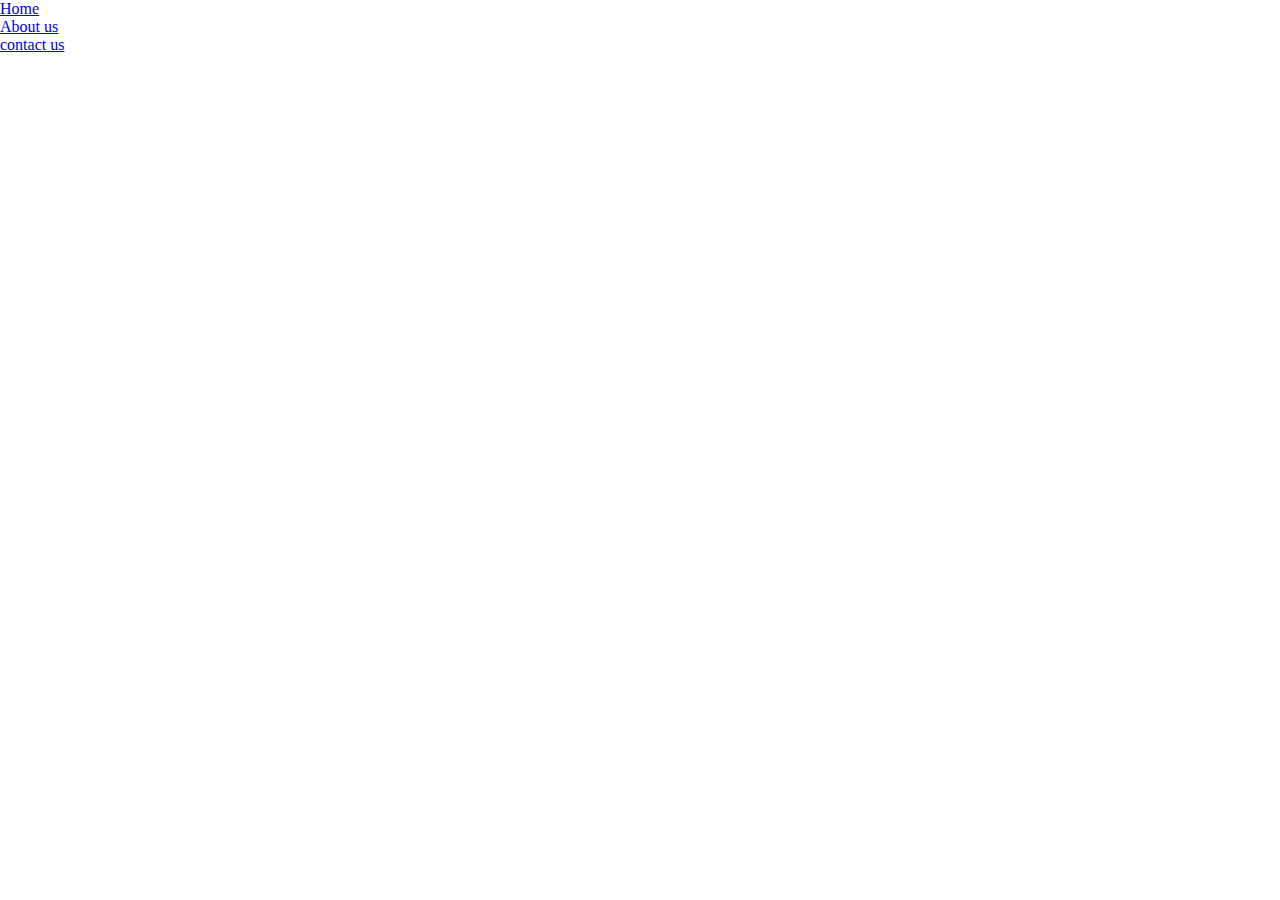
<file: KEM/index.html>
<!DOCTYPE html>
<html lang="en">
<head>
    <link rel="stylesheet" href="style.css">
    <meta charset="UTF-8">
    <meta name="viewport" content="width=device-width, initial-scale=1.0">
    <title>Document</title>
</head>
<body>
    <header>
        <div>
            <ul>
                <li><a href="home.html">Home</a></li>
                <li><a href="about.html">About us</a></li>
                <li><a href="contact.html">contact us</a></li>
        
                </li>
            </ul>
        </div>
    </header>
</body>
</html>
</file>
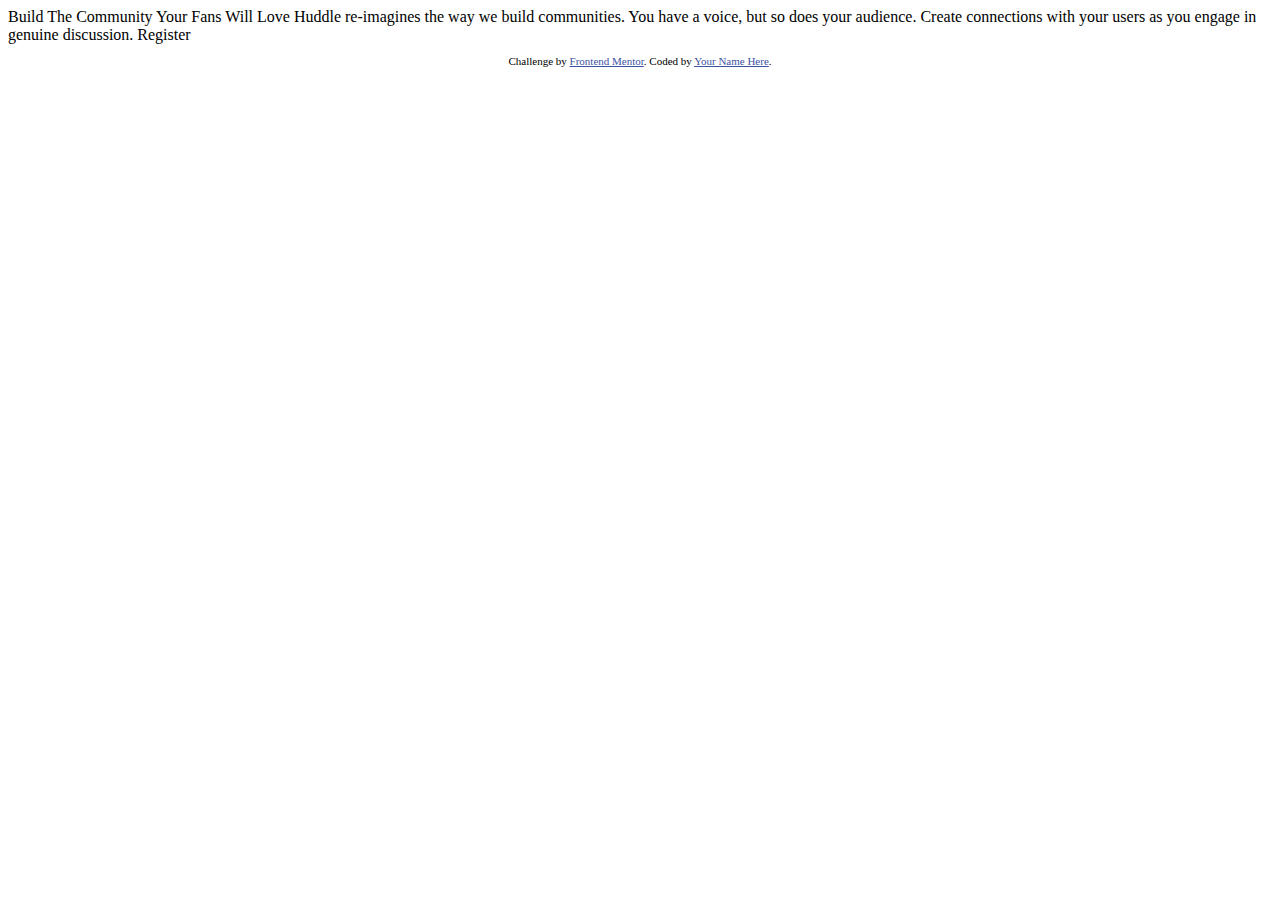
<file: huddle-landing-page-with-single-introductory-section-master/huddle-landing-page-with-single-introductory-section-master/index.html>
<!DOCTYPE html>
<html lang="en">
<head>
  <meta charset="UTF-8">
  <meta name="viewport" content="width=device-width, initial-scale=1.0"> <!-- displays site properly based on user's device -->

  <link rel="icon" type="image/png" sizes="32x32" href="./images/favicon-32x32.png">
  
  <title>Frontend Mentor | Huddle landing page with single introductory section</title>

  <!-- Feel free to remove these styles or customise in your own stylesheet 👍 -->
  <style>
    .attribution { font-size: 11px; text-align: center; }
    .attribution a { color: hsl(228, 45%, 44%); }
  </style>
</head>
<body>

  Build The Community Your Fans Will Love

  Huddle re-imagines the way we build communities. You have a voice, but so does your audience. 
  Create connections with your users as you engage in genuine discussion. 

  Register

  <footer>
    <p class="attribution">
      Challenge by <a href="https://www.frontendmentor.io?ref=challenge" target="_blank">Frontend Mentor</a>. 
      Coded by <a href="#">Your Name Here</a>.
    </p>
  </footer>
</body>
</html>
</file>
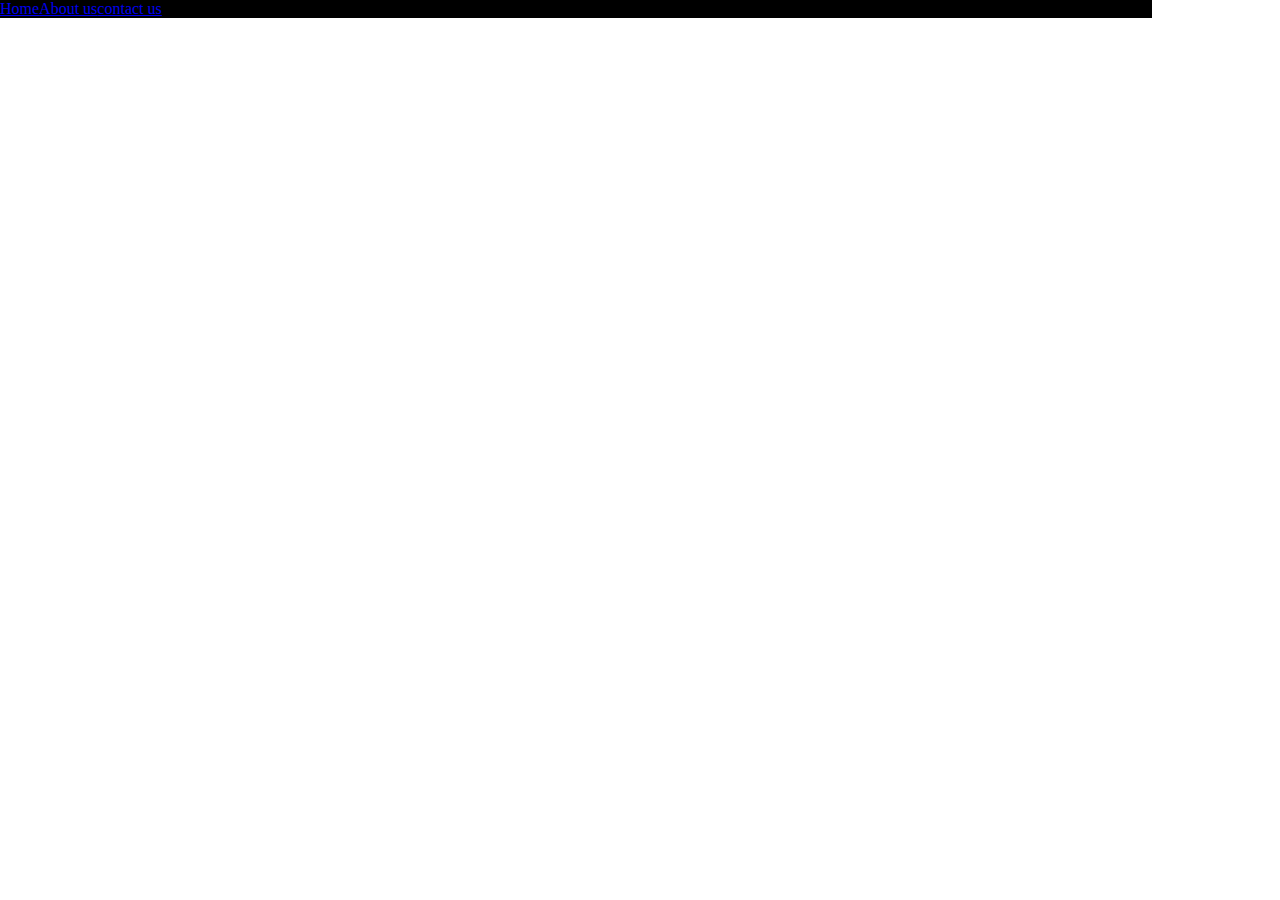
<file: KEM/kem front end/index.html>
<!DOCTYPE html>
<html lang="en">
<head>
    <link rel="stylesheet" href="style.css">
    <meta charset="UTF-8">
    <meta name="viewport" content="width=device-width, initial-scale=1.0">
    <title>Document</title>
</head>
<body>
    <header>
        <div>
            <ul>
                <li><a href="home.html">Home</a></li>
                <li><a href="about.html">About us</a></li>
                <li><a href="contact.html">contact us</a></li>
        
    
            </ul>
        </div>
    </header>
</body>
</html>
</file>
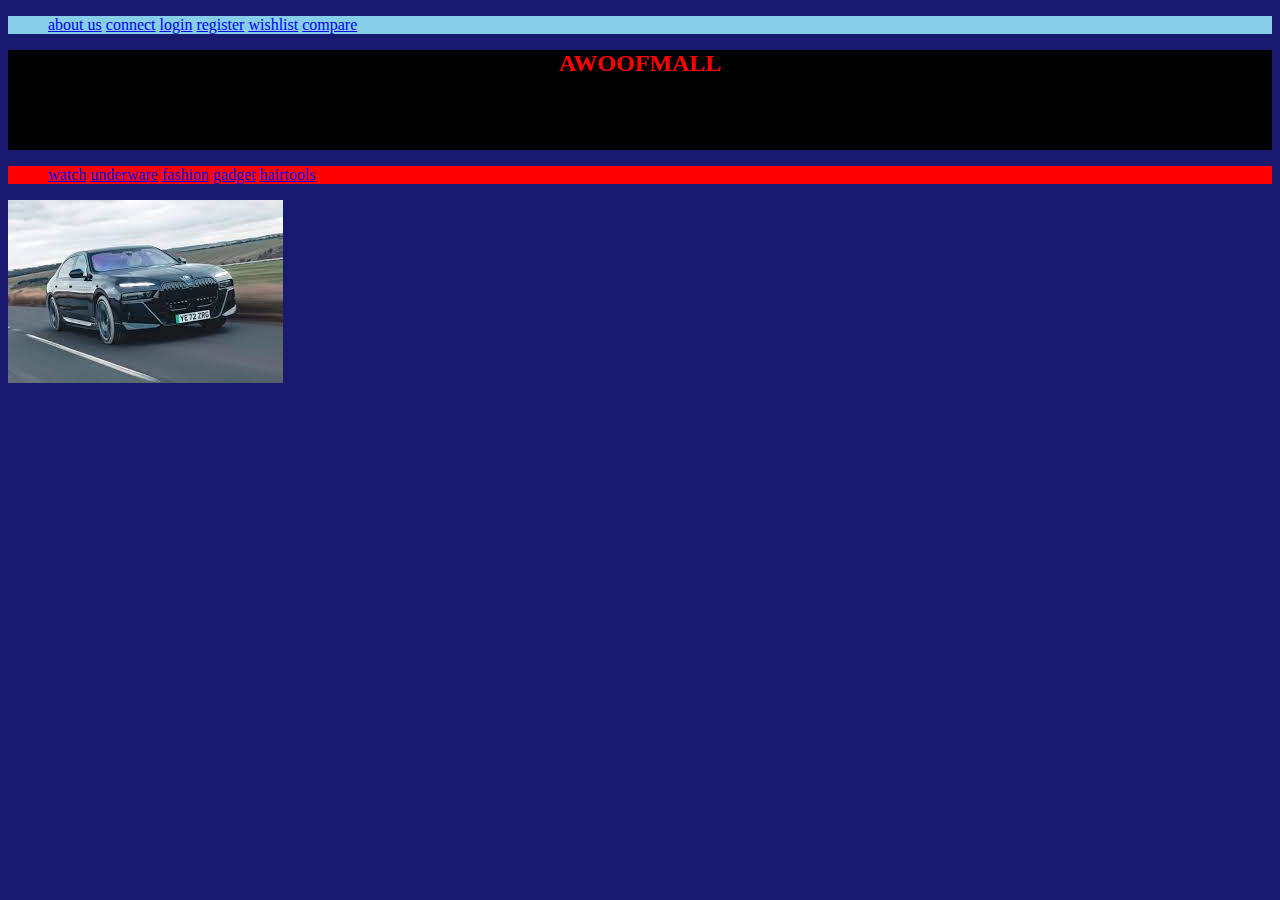
<file: MY PRACTICAL SECTION/Front end practice/index.html>
<!DOCTYPE html>
<html lang="en">
  <head>
    <!-- this link is to link my css and html -->
    <link rel="stylesheet" href="index.css" />
    <meta charset="UTF-8" />
    <meta name="viewport" content="width=device-width, initial-scale=1.0" />
    <title>index</title>
  </head>
  <body>
    <header>
     <ol>
        <a href="about us.html">about us</a>
        <a href="connect.html">connect</a>
        <a href="login.html">login</a>
        <a href="register.html">register</a>
        <a href="wishlist.html">wishlist</a>
        <a href="compare.html">compare</a>
     </ol>
    </header>

    <h2>AWOOFMALL</h2>
<section>
    <ol>
        <a href="watch.html">watch</a>
        <a href="underware.html">underware</a>
        <a href="fashion.html">fashion</a>
        <a href="gadget.html">gadget</a>
        <a href="hairtools.html">hairtools</a>
        </ol>
</section>

    <img src="my image.jpg" alt="">

  </body>
</html>

<!-- my css code price staat from here -->
</file>
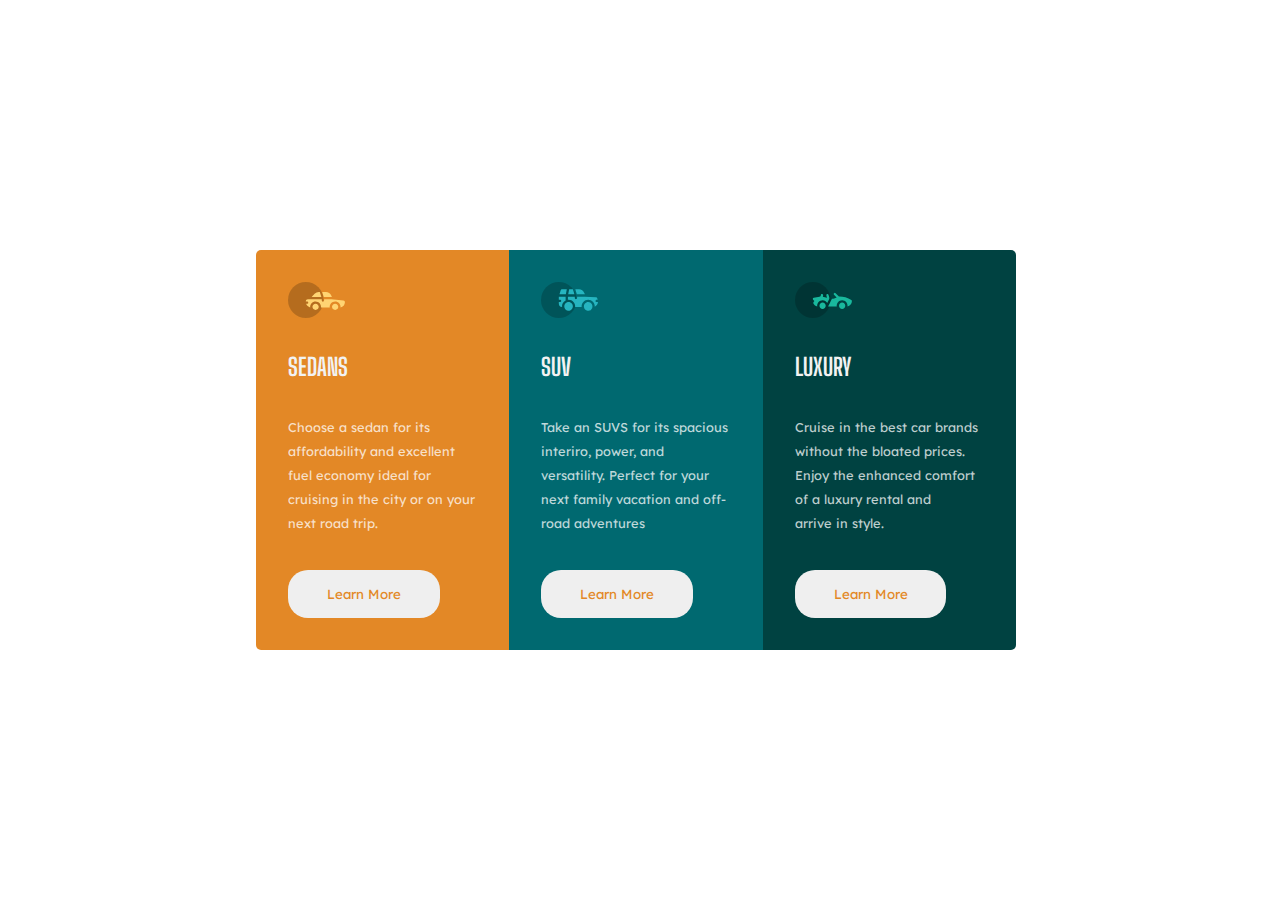
<file: MY PRACTICAL SECTION/project 2/index.html>
<!DOCTYPE html>
<html lang="en">
<head>
    <meta charset="UTF-8">
    <meta name="viewport" content="width=device-width, initial-scale=1.0">
    <link rel="stylesheet" href="style.css">
    <title>3-column-preview-card-component</title>
</head>
<body>
    <main>
        <section>
            <div class="cards card-1">
                <img src="asset/icon-sedans.svg" alt="sedans-pic">
                <h2>SEDANS</h2>
                <p>Choose a sedan for its affordability and excellent fuel economy ideal for cruising in the city or on your next road trip.</p>
                <button>Learn More</button>
            </div>

            <div class="cards card-2">
                <img src="asset/icon-suvs.svg" alt="">
                <h2>SUV</h2>
                <p>Take an SUVS for its spacious interiro, power, and versatility. Perfect for your next family vacation and off-road adventures</p>
                <button>Learn More</button>
            </div>

            <div class="cards card-3">
               <img src="asset/icon-luxury.svg" alt="">
                <h2>LUXURY</h2>
                <p>Cruise in the best car brands without the bloated prices. Enjoy the enhanced comfort of a luxury rental and arrive in style.</p>
                <button>Learn More</button>
            </div>

        </section>
        </main>
    
    
</body>
</html>
</file>
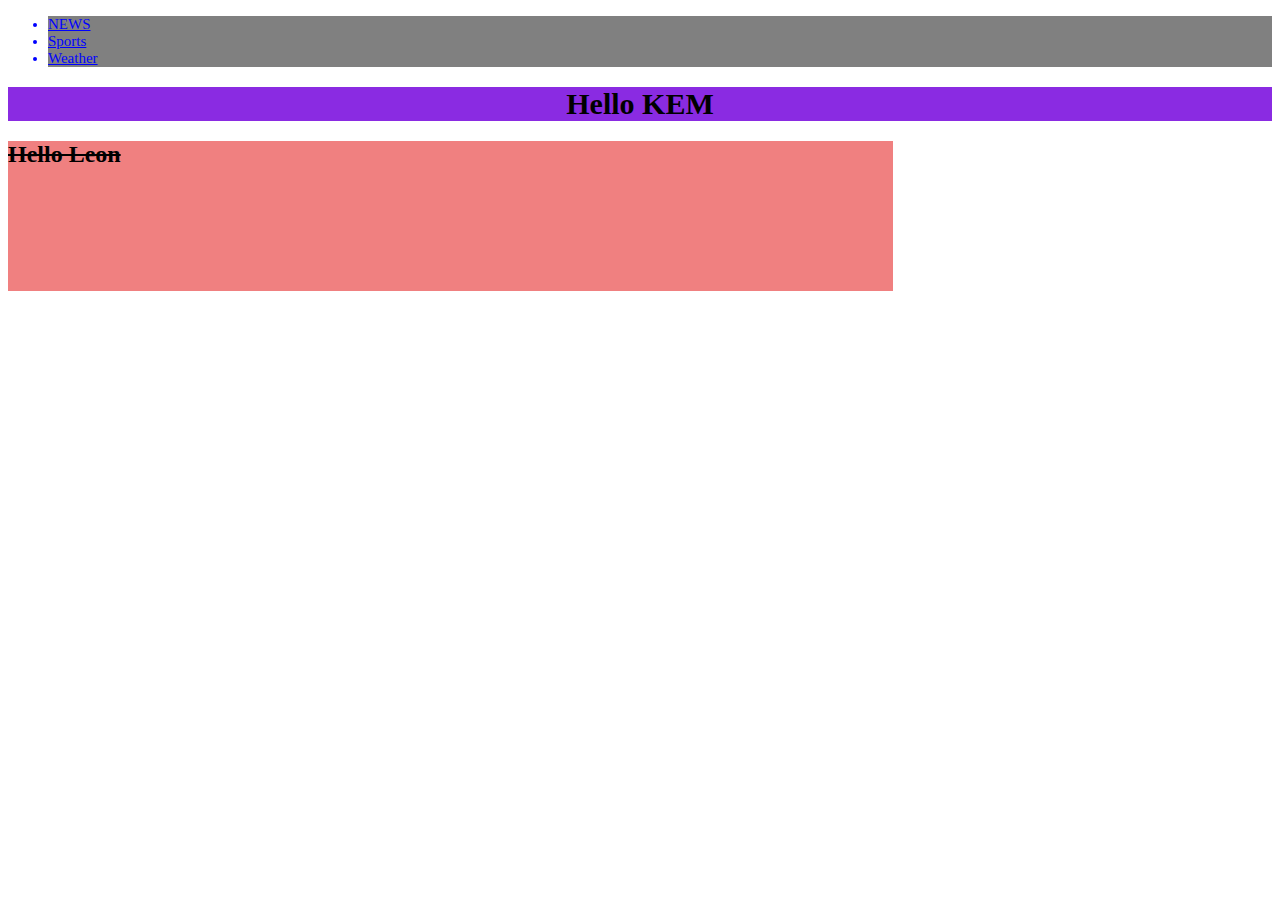
<file: practice with Leon/A/index.html>
<!DOCTYPE html>
<html lang="en">
<head>
    <link rel="stylesheet" href="index.css">
    <meta charset="UTF-8">
    <meta name="viewport" content="width=device-width, initial-scale=1.0">
    <title>Document</title>
</head>
<body>
    <!-- please make the li's blue, under;one, 15px, and a grayZ -->
    <header>
        <nav>
            <ul>
                <li>NEWS</li>
                <li>Sports</li>
                <li>Weather</li> 
            </ul>
        </nav>
    </header>
    <section>
        <!-- please make this h1 30px, center, -->
        <h1>Hello KEM</h1>
    </section>
    <footer>
        <!-- please make this text have a line through it -->
    <!-- please make this footer have a dark brown background, 300px in height, and only 70% width-->
        <h2>Hello Leon</h2>
    </footer>
    

</body>
</html>
</file>
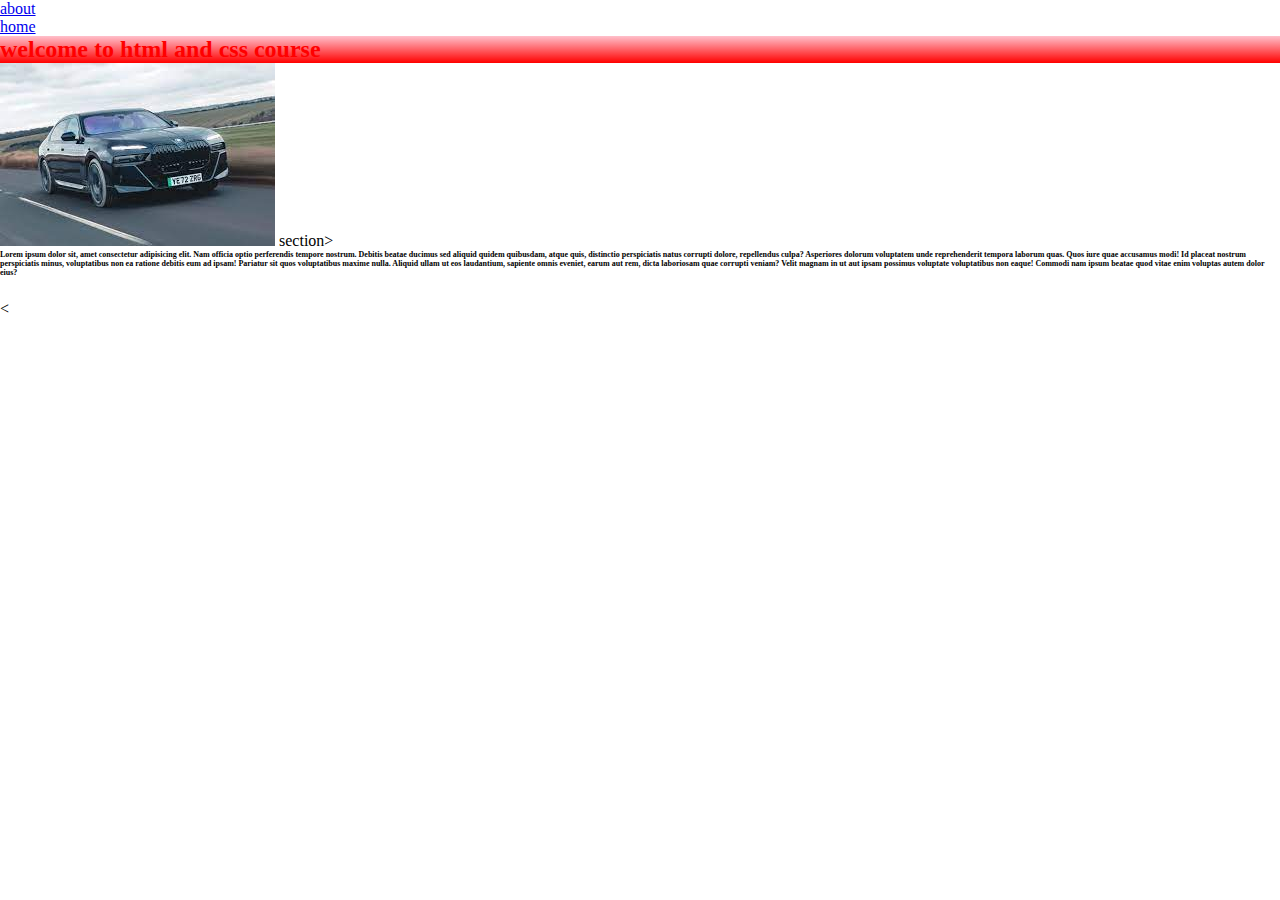
<file: FULL STACK CLASS/Front End/html and css/index.html>
<!DOCTYPE html>
<html lang="en">
<head>
    <meta charset="UTF-8">
    <meta name="viewport" content="width=device-width, initial-scale=1.0">
    <title>html and css</title>
    <link rel="stylesheet" href="style.css">
</head>
<body>
    <nav>
        <ul>
            <li><a href="about.html">about</a></li>
            <li><a href="index.html">home</a></li>
        </ul>
    </nav>
    <header>
        <h2>welcome to html and css course</h2>
    </header>
    <img src="asset/my image.jpg" alt="">
    section>
        <h4>Lorem ipsum dolor sit, amet consectetur adipisicing elit. Nam officia optio perferendis tempore nostrum. Debitis beatae ducimus sed aliquid quidem quibusdam, atque quis, distinctio perspiciatis natus corrupti dolore, repellendus culpa? Asperiores dolorum voluptatem unde reprehenderit tempora laborum quas. Quos iure quae accusamus modi! Id placeat nostrum perspiciatis minus, voluptatibus non ea ratione debitis eum ad ipsam! Pariatur sit quos voluptatibus maxime nulla. Aliquid ullam ut eos laudantium, sapiente omnis eveniet, earum aut rem, dicta laboriosam quae corrupti veniam? Velit magnam in ut aut ipsam possimus voluptate voluptatibus non eaque! Commodi nam ipsum beatae quod vitae enim voluptas autem dolor eius?</h4>
    </section>
    <!-- position properties, relative, absolute, fixed and sticky -->


    <footer>
        <p>Momoh &copy; 2023</p>
    </footer><
</body>
</html>
</file>
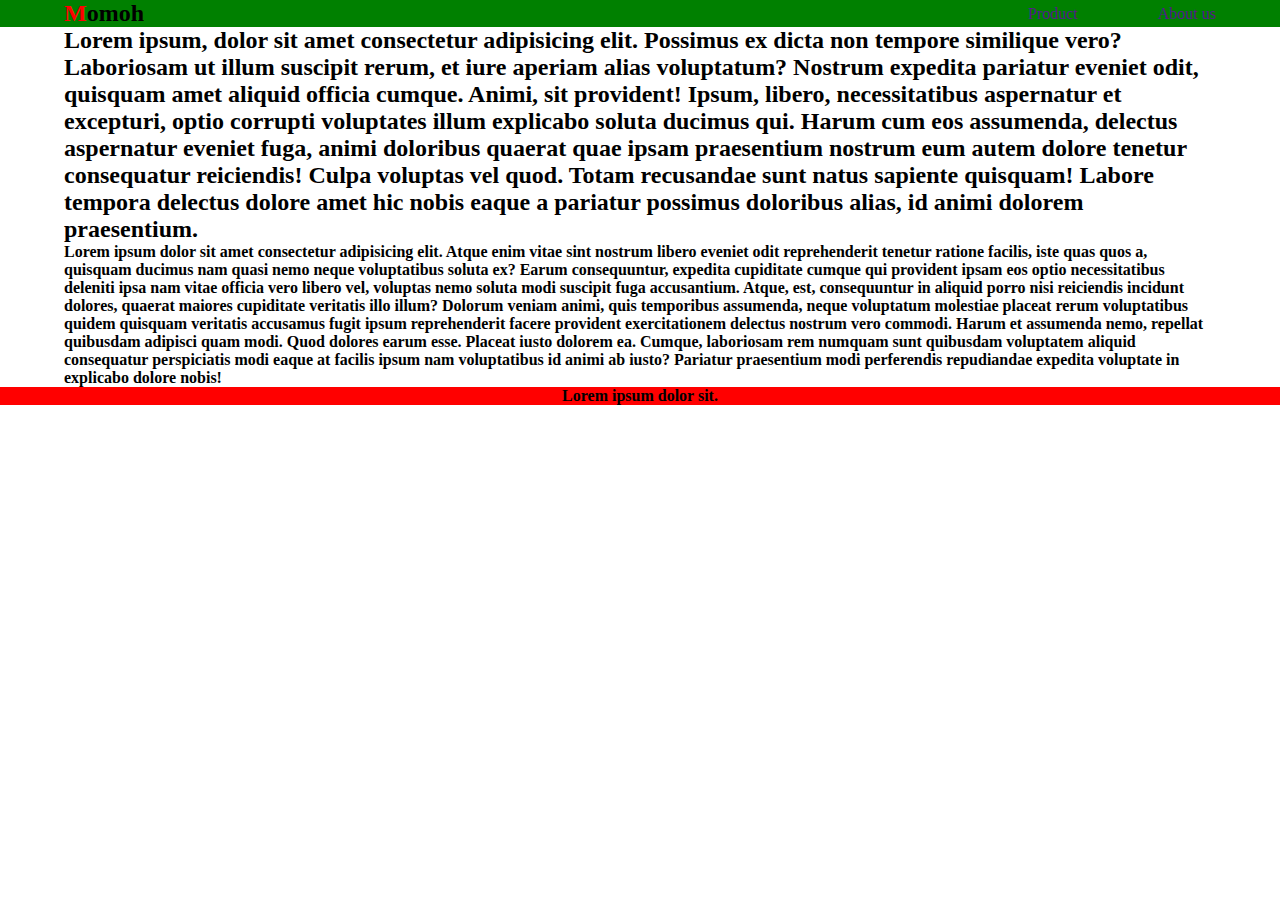
<file: FULL STACK CLASS/Front End/html and css2/index.html>
<!DOCTYPE html>
<html lang="en">
<head>
    <meta charset="UTF-8">
    <meta name="viewport" content="width=device-width, initial-scale=1.0">
    <link rel="stylesheet" href="style.css">
    <title>Html and css 2</title>
</head>
<body>
    <header>
       <div  class="container header">
        <h2> <span class="header-h2">M</span>omoh</h2>
        <nav>
            <ul>
                <li><a href="">Product</a></li>
                <li class="nav-list-item-2"><a href="">About us</a></li>
            </ul>
        </nav>
       </div>
    </header>

    <section class="section-1 container">
        <h2>Lorem ipsum, dolor sit amet consectetur adipisicing elit. Possimus ex dicta non tempore similique vero? Laboriosam ut illum suscipit rerum, et iure aperiam alias voluptatum? Nostrum expedita pariatur eveniet odit, quisquam amet aliquid officia cumque. Animi, sit provident! Ipsum, libero, necessitatibus aspernatur et excepturi, optio corrupti voluptates illum explicabo soluta ducimus qui. Harum cum eos assumenda, delectus aspernatur eveniet fuga, animi doloribus quaerat quae ipsam praesentium nostrum eum autem dolore tenetur consequatur reiciendis! Culpa voluptas vel quod. Totam recusandae sunt natus sapiente quisquam! Labore tempora delectus dolore amet hic nobis eaque a pariatur possimus doloribus alias, id animi dolorem praesentium.</h2>
    </section>

    <main class="container">
        <h4>Lorem ipsum dolor sit amet consectetur adipisicing elit. Atque enim vitae sint nostrum libero eveniet odit reprehenderit tenetur ratione facilis, iste quas quos a, quisquam ducimus nam quasi nemo neque voluptatibus soluta ex? Earum consequuntur, expedita cupiditate cumque qui provident ipsam eos optio necessitatibus deleniti ipsa nam vitae officia vero libero vel, voluptas nemo soluta modi suscipit fuga accusantium. Atque, est, consequuntur in aliquid porro nisi reiciendis incidunt dolores, quaerat maiores cupiditate veritatis illo illum? Dolorum veniam animi, quis temporibus assumenda, neque voluptatum molestiae placeat rerum voluptatibus quidem quisquam veritatis accusamus fugit ipsum reprehenderit facere provident exercitationem delectus nostrum vero commodi. Harum et assumenda nemo, repellat quibusdam adipisci quam modi. Quod dolores earum esse. Placeat iusto dolorem ea. Cumque, laboriosam rem numquam sunt quibusdam voluptatem aliquid consequatur perspiciatis modi eaque at facilis ipsum nam voluptatibus id animi ab iusto? Pariatur praesentium modi perferendis repudiandae expedita voluptate in explicabo dolore nobis!</h4>
    </main>
    <footer >
       <div class="container">
        <h4>Lorem ipsum dolor sit.</h4>
       </div>
    </footer>
    



</body>
</html>
</file>
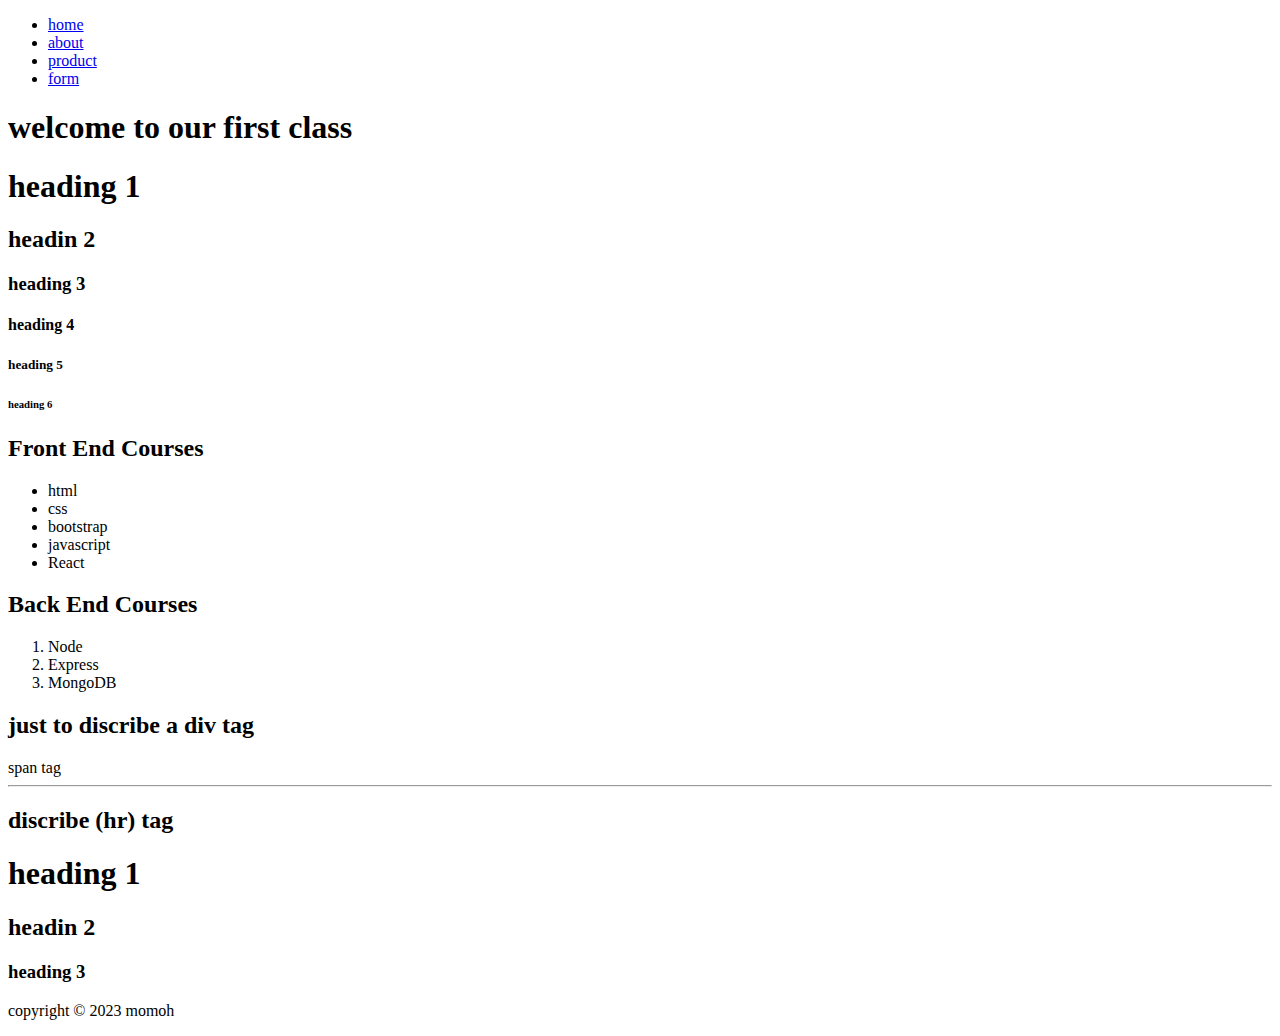
<file: FULL STACK CLASS/Front End/html1/index.html>
<!DOCTYPE html>
<html lang="en">
  <head>
    <meta charset="UTF-8" />
    <meta name="viewport" content="width=device-width, initial-scale=1.0" />
    <title>html</title>
  </head>
  <body>
    <!-- navigating links -->
    <ul>
      <li><a href="index.html">home</a></li>
      <li><a href="about.html">about</a></li>
      <li><a href="product.html">product</a></li>
      <li><a href="form.html">form</a></li>
    </ul>
    <!-- paragraph -->
    <h1>welcome to our first class</h1>

    <!-- for headings, we have from h1 to h6.... h1 is the highest and h6 is the lowest-->
    <h1>heading 1</h1>
    <h2>headin 2</h2>
    <h3>heading 3</h3>
    <h4>heading 4</h4>
    <h5>heading 5</h5>
    <h6>heading 6</h6>

    <!-- unordered list(ul).. it's a wrapper for listing items (li)...  listen tags(li) is used for listen out item -->
    <h2>Front End Courses</h2>
    <ul>
      <li>html</li>
      <li>css</li>
      <li>bootstrap</li>
      <li>javascript</li>
      <li>React</li>
    </ul>

    <!-- ordered list(ol).. it's a wrapper for listing items (li)... listen tags(li) is used for listen out item -->
    <h2>Back End Courses</h2>
    <ol>
      <li>Node</li>
      <li>Express</li>
      <li>MongoDB</li>
    </ol>

    <!-- Div tag... this stand for division using for dividing contents into sessions or elements that beong  together-->
    <h2>just to discribe a div tag</h2>

    <!-- span tag.....  use for adding css or js into a part of text or html.... -->
    <span>span tag</span>
    <!-- br tag is a line break -->
    <!-- hr tag is used for horizonta rule -->
    <hr>
    <h2>discribe (hr) tag</h2>

    <!-- inline level elements(it permits oda tags to stay class to them. eg, anchor tag(a) etc)  and block level elements  (this doesn't permits oda tags close to them eg, heading tag) -->

    <!-- for block -->
    <h1>heading 1</h1>
    <h2>headin 2</h2>
    <h3>heading 3</h3>

    <!-- for inline elements -->




    <footer>
      <p>
          copyright &copy; 2023 momoh
      </p>
  </footer>

  </body>
</html>
</file>
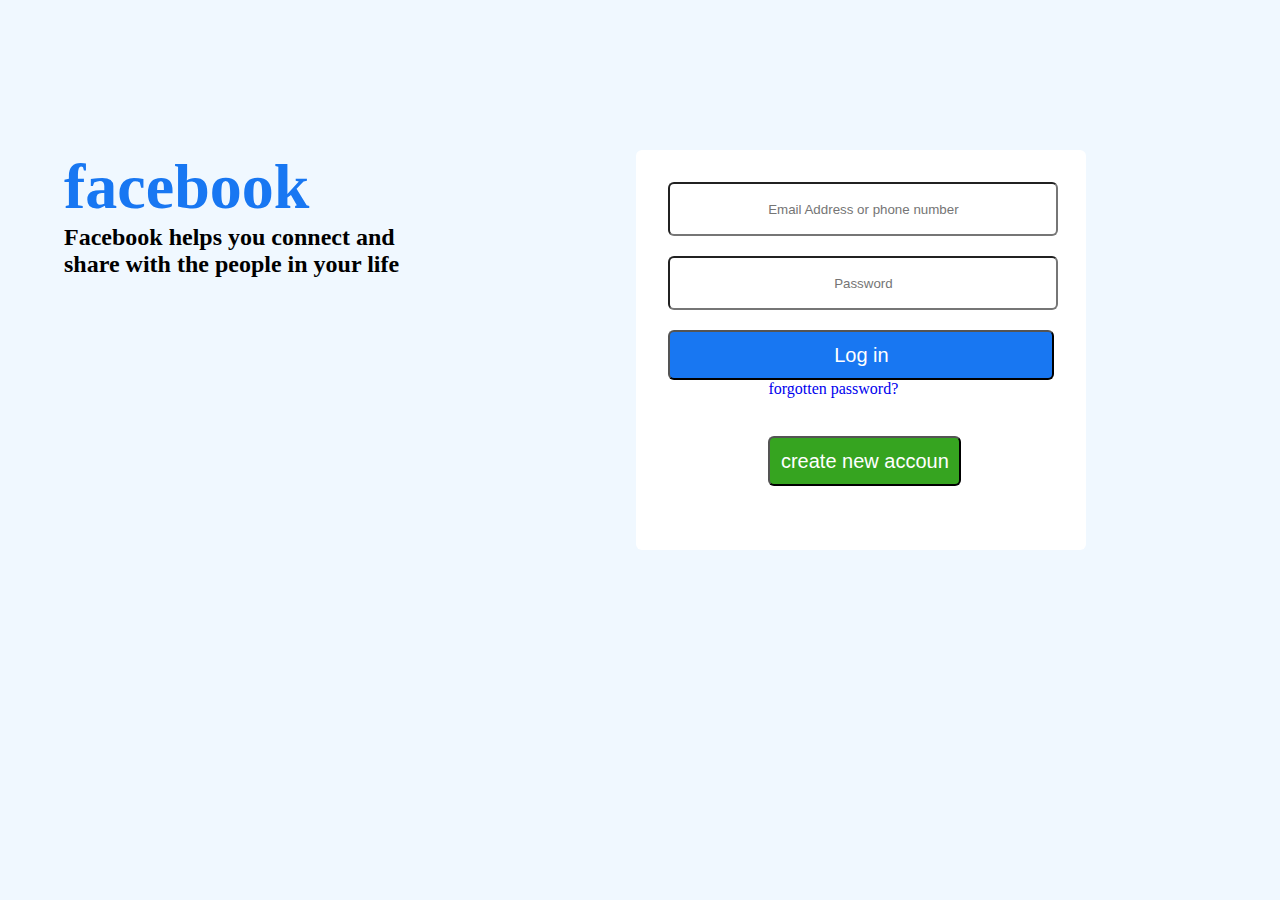
<file: FULL STACK CLASS/Project 1/Front End/index.html>
<!DOCTYPE html>
<html lang="en">
<head>
    <link rel="stylesheet" href="index.css">
    <meta charset="UTF-8">
    <meta name="viewport" content="width=device-width, initial-scale=1.0">
    <title>facebook</title>
</head>
<body>
    <div class="text-1">
            <h1>facebook</h1>
            <h2>
                Facebook helps you connect and share with the people in your life
            </h2>
    </div>
        <section class="container">
            <form>
                <input class="input-1" type="text" name="" placeholder="Email Address or phone number"><br>
                <input class="input-2" type="password" name="" placeholder="Password"><br>
                <button class="button-1">Log in</button><br>
                <a class="f-pwd" href="#">forgotten password?</a> <br> <br>
                <button class="button-2">create new accoun</button> <br>

            </form>
        </section>    
       
    
               
        
    </body>
</file>
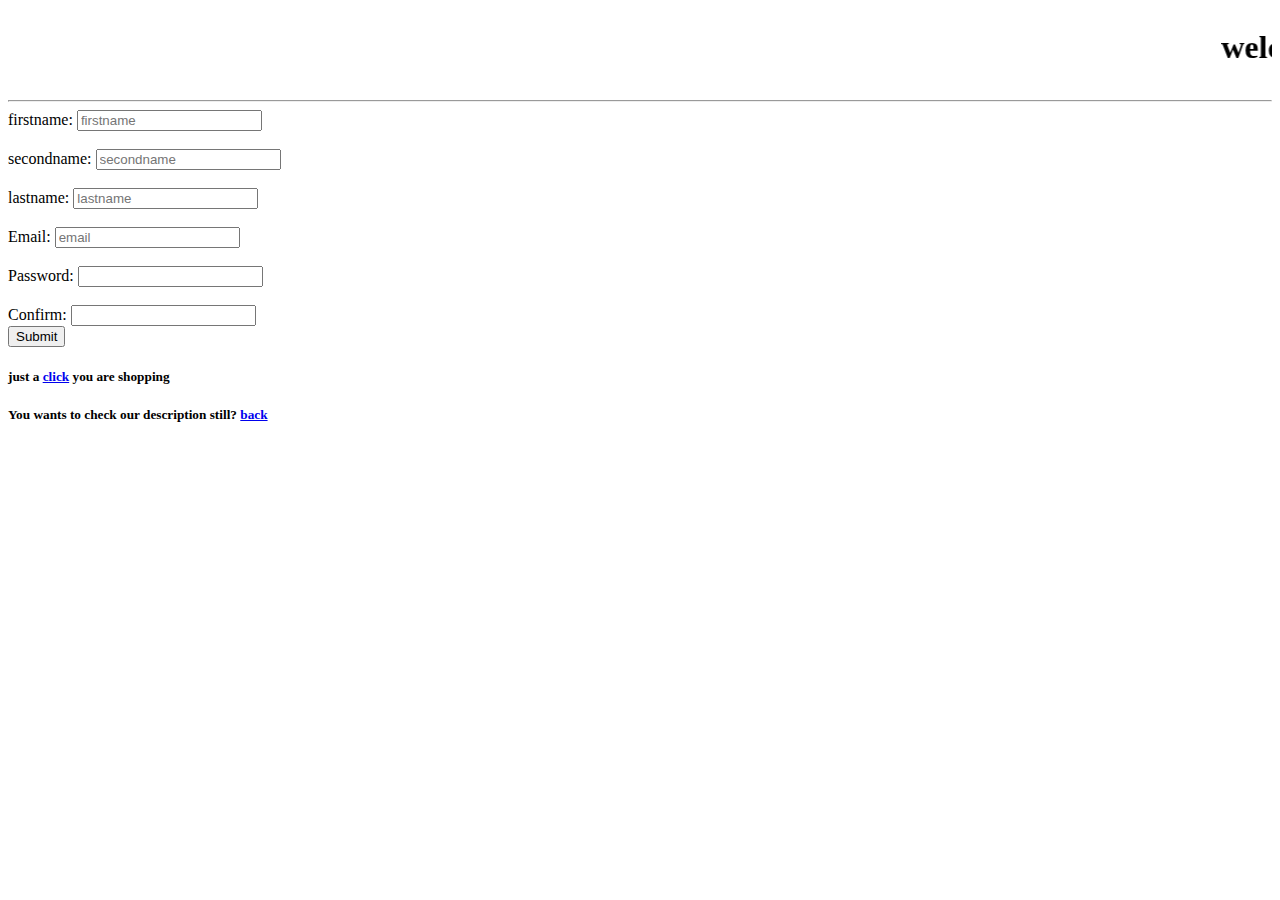
<file: MY PRACTICAL SECTION/Front end practice/about us.html>
<!DOCTYPE html>
<html lang="en">
<head>
    <meta charset="UTF-8">
    <meta name="viewport" content="width=device-width, initial-scale=1.0">
    <title>Document</title>
</head>
<body>
    <!-- this is just the movement of the text -->
    <marquee behavior="blink" direction="center"><h1>welcome to KEM shopping mall</h1></marquee>
    <hr>

    <form action="">
        firstname: <input type="text" id="firstname" placeholder="firstname"> 
        <br> <br>
        secondname: <input type="text" id="secondname" placeholder="secondname"> 
        <br> <br>
        lastname: <input type="text" id="lastname" placeholder="lastname"> 
        <br> <br>
       Email: <input type="email"  id="email" placeholder="email" required>
       <br> <br>
       Password: <input type="password" id="password" required>
       <br></br>
       Confirm: <input type="password" id="password" required>
       <br>
       <input type="submit" name="" id="submit">
       <h5>just a <a href="product.html">click</a> you are shopping</h5>
       <h5>You wants to check our description still? <a href="index.html">back</a></h5>
    </form>
  


    
</body>
</html>
</file>
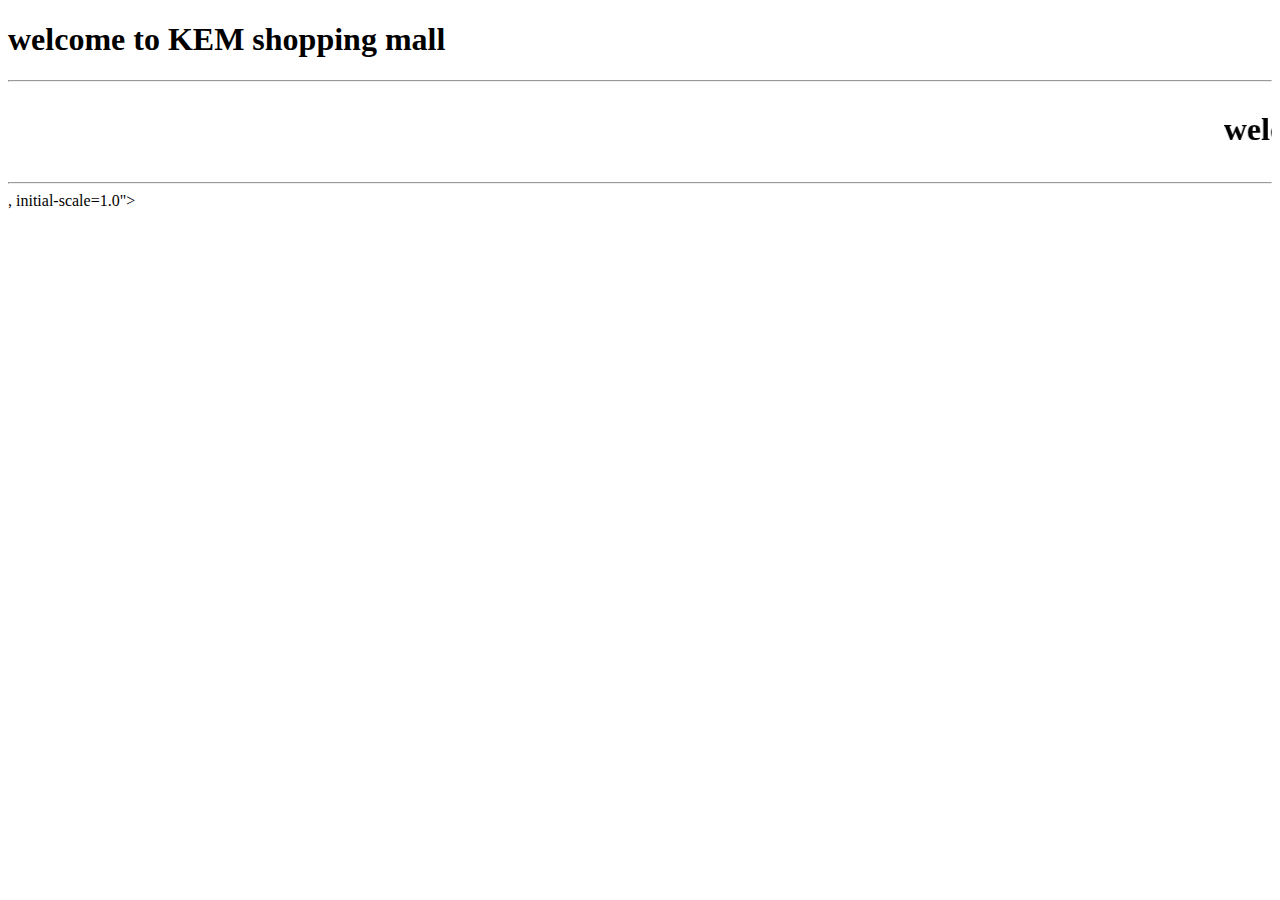
<file: MY PRACTICAL SECTION/Front end practice/compare.html>
<!DOCTYPE html>
<html lang="en">
<head>
    <meta charset="UTF-8">
    <meta name="viewport" content="width=<marquee behavior="blink" direction="center"><h1>welcome to KEM shopping mall</h1></marquee>
    <hr><marquee behavior="blink" direction="center"><h1>welcome to KEM shopping mall</h1></marquee>
    <hr>, initial-scale=1.0">
    <title>Document</title>
</head>
<body>
    
</body>
</html>
</file>
<file: KEM/style.css>
*{
    margin: 0%;
    padding: 0%;
    box-sizing: border-box;
}
</file>
<file: KEM/kem front end/style.css>
*{
    margin: 0%;
    padding: 0%;
    box-sizing: border-box;
}

header{
  
    background-color: black;
    width: 90%;
    height: 50%;
}

ul{
    display: flex;
    color: white;
    list-style: none;
    align-items: center;
    
    
}
</file>
<file: MY PRACTICAL SECTION/Front end practice/index.css>
body{
    width: auto;
    background-color: midnightblue;
    image-rendering: auto;
}


header{
    background-color:skyblue; 

}


h2 {
    color: red; 
    text-align: center;
    margin: 0;
    background-color: black;
    width: auto;
    height: 100px;
    
}

section{
    background-color: red;
    text-emphasis-color: white;
}
</file>
<file: MY PRACTICAL SECTION/project 2/style.css>
@import url('https://fonts.googleapis.com/css2?family=Big+Shoulders+Display:wght@700&family=Oxygen&display=swap');
@import url('https://fonts.googleapis.com/css2?family=Lexend+Deca&display=swap');

*{
    margin: 0;
    padding: 0;
    box-sizing: border-box;
}
main{
    width: 60%;
    margin: auto;
    display: flex;
    height: 100vh;
    align-items: center;
}
section{
    display: flex;
    width: 100%;
}

/* card-1 */
.card-1{
    width: 33%;
    background-color:hsl(31, 77%, 52%) ;
    height: 25rem;
    padding: 2rem;
    display: flex;
    flex-direction: column;
    justify-content: space-between;
    border-top-left-radius: 5px;
    border-bottom-left-radius: 5px;
}
.card-1 img{
    width: 30%;
}

.card-1 h2{
    font-family: 'Big Shoulders Display', cursive;
    color: hsl(0, 0%, 95%);
}
.card-1 p{
    /* width: 98%; */
    font-size: .8rem;
    line-height: 1.5rem;
    color: hsla(0, 0%, 100%, 0.75);
    font-family: 'Lexend Deca', sans-serif;
}

.card-1 button{
    width: 80%;
    height: 3rem;
    border-radius: 20px;
    border: none;
    color:hsl(31, 77%, 52%);
    font-family: 'Lexend Deca', sans-serif;
}


/* card-2 */
.card-2{
    width: 33%;
    background-color:hsl(184, 100%, 22%);
    height: 25rem;
    padding: 2rem;
    display: flex;
    flex-direction: column;
    justify-content: space-between;
}
.card-2 img{
    width: 30%;
}

.card-2 h2{
    font-family: 'Big Shoulders Display', cursive;
    color: hsl(0, 0%, 95%);
}
.card-2 p{
    /* width: 98%; */
    font-size: .8rem;
    line-height: 1.5rem;
    color: hsla(0, 0%, 100%, 0.75);
    font-family: 'Lexend Deca', sans-serif;
}

.card-2 button{
    width: 80%;
    height: 3rem;
    border-radius: 20px;
    border: none;
    color:hsl(31, 77%, 52%);
    font-family: 'Lexend Deca', sans-serif;
}

/* card-3 */

.card-3{
    width: 33%;
    background-color:hsl(179, 100%, 13%);
    height: 25rem;
    padding: 2rem;
    display: flex;
    flex-direction: column;
    justify-content: space-between;
    border-top-right-radius: 5px;
    border-bottom-right-radius: 5px;
}
.card-3 img{
    width: 30%;
}

.card-3 h2{
    font-family: 'Big Shoulders Display', cursive;
    color: hsl(0, 0%, 95%);
}
.card-3 p{
    /* width: 98%; */
    font-size: .8rem;
    line-height: 1.5rem;
    color: hsla(0, 0%, 100%, 0.75);
    font-family: 'Lexend Deca', sans-serif;
}

.card-3 button{
    width: 80%;
    height: 3rem;
    border-radius: 20px;
    border: none;
    color:hsl(31, 77%, 52%);
    font-family: 'Lexend Deca', sans-serif;
}
</file>
<file: practice with Leon/A/index.css>
/* please make the li's blue, underline, 15px, and a grayZ */

li{
    color: blue;
    text-decoration: underline;
    font-size: 15px;
    background-color: gray;
}

/* please make this h1 30px, center */
h1{font-size: 30px;
    text-align: center;
    background-color: blueviolet;
}

/* please make this h2 have a line through it */
/* please make this footer have a dark brown background, 300px in height, and only 70% width */
h2{
    background: lightcoral;
    height: 150px;
    width: 70%;
}
h2{
    text-decoration: line-through;
}
</file>
<file: FULL STACK CLASS/Front End/html and css/style.css>
*{
    padding: 0%;
    margin: 0%;
    box-sizing: border-box;
}
h2{
    color: red;
    /* background-color: aqua; */
    background: linear-gradient(pink, red);

}
image{
    width: 100%;
}

h4{
    font-size: 50%;
}
p{
    color: white;
    font-size: 20px;
    text-align: center;
}
</file>
<file: FULL STACK CLASS/Front End/html and css2/style.css>
*{
    margin: 0;
    padding: 0;
    box-sizing: border-box;
}

/* header{
    display: flex;
    justify-content: space-between;
}
ul{
    list-style: none;
    display: flex;
    gap: 5rem;
   
}

a{
    text-decoration: none;
    
} */
.container{
    width: 90%;
    margin: auto;
}
header{
    background-color: green;
}


.header{
    display: flex;
    justify-content: space-between;
    align-items: center;
    /* background-color: green; */
    
}
.header-h2{
    color: red;
}
.nav-list-item-2{
    /* display: none; */
    /* visibility: hidden; */
}
ul{
    list-style: none;
    display: flex;
    gap: 5rem;
    
}
a{
    text-decoration: none;
    
}

/* section 1 starts */
/* .section-1{
    width: 90%;
    margin: auto;
} */

/* footer */
footer{
    background-color: red;
    text-align: center;
    color: white;
}
</file>
<file: FULL STACK CLASS/Project 1/Front End/index.css>
*{
    margin: 0;
    padding: 0;
}
body{
    background-color: aliceblue;
    padding: 10;
    display: flex;

}

.text-1 {
    margin: 4rem;
    margin-top: 150px;
    width: 28%;
    height: 50%;

   
}

 .text-1 h1 {
    color: rgb(24, 119, 242);
    font-size: 400%;
}
.container{
    background-color: rgb(255, 255, 255);
    border-radius: 6px;
    width: 450px;
    height: 400px;
    margin: 150px;
    /* box-sizing: border-box; */
}

.container form{
    margin-top: 10px;
    margin: 2rem;  
}

.button-1{
    border: 80%;
    box-shadow: none;
    width: 100%;
    height: 50px;
    margin-top: 20px;
    border-radius: 6px;
    color: #FFFFFF;
    font-family: 'Franklin Gothic Medium', 'Arial Narrow', Arial, sans-serif;
    font-size: 20px;
    background-color: rgb(24, 119, 242)

}

.input-1{border: 80%;
    box-shadow: none;
    width: 100%;
    height: 50px;
    font-family: 'Franklin Gothic Medium', 'Arial Narrow', Arial, sans-serif;
    text-align: center;
    /* margin-top: 50px; */
    border-radius: 6px;

}

.input-2{border: 80%;
    box-shadow: none;
    width: 100%;
    height: 50px;
    text-align: center;
    margin-top: 20px;
    border-radius: 6px;
}

.button-2{
    border: 80%;
    text-decoration: none;
    width: 50%;
    height: 50px;
    margin-top: 20px;
    border-radius: 6px;
    color: #FFFFFF;
    font-size: 20px;
    background-color: rgb(54, 164, 32);
    margin-left: 100px;
    
}

.f-pwd{
    margin-left: 100px;
    text-decoration: none;


}
</file>
